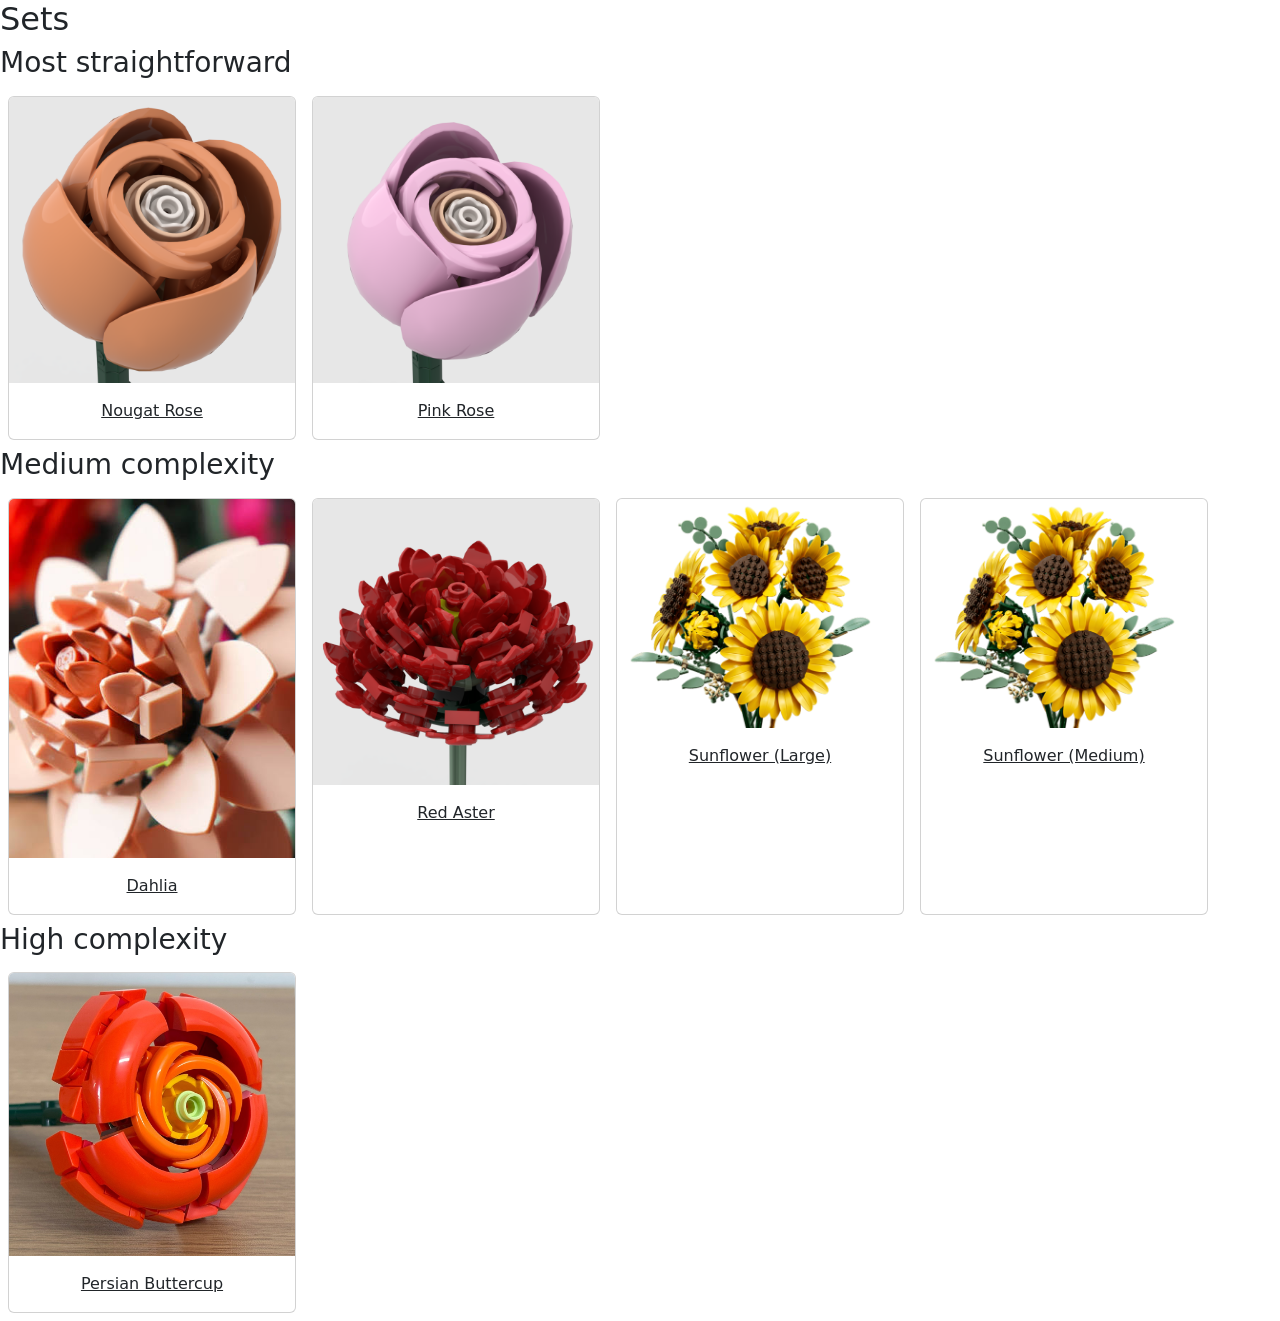
<file: index.html>
<!doctype html>
<html lang="en-US">
  <head>
    <meta charset="utf-8" />
    <meta name="viewport" content="width=device-width" />
    <title>Lego Flowers</title>
    <link rel="stylesheet" href="https://wedding.houstonwalter.com/index.css?h=eaaded921b228e9c9fa4" />
    <link rel="stylesheet" href="https://cdnjs.cloudflare.com/ajax/libs/font-awesome/6.4.0/css/all.min.css" integrity="sha512-iecdLmaskl7CVkqkXNQ/ZH/XLlvWZOJyj7Yy7tcenmpD1ypASozpmT/E0iPtmFIB46ZmdtAc9eNBvH0H/ZpiBw==" crossorigin="anonymous" referrerpolicy="no-referrer" />
    <link href="https://cdn.jsdelivr.net/npm/bootstrap@5.3.8/dist/css/bootstrap.min.css" rel="stylesheet" integrity="sha384-sRIl4kxILFvY47J16cr9ZwB07vP4J8+LH7qKQnuqkuIAvNWLzeN8tE5YBujZqJLB" crossorigin="anonymous">
  </head>
  <body>
    
    
<section>
<h2>Sets</h2>




<h3>Most straightforward</h3>
<div class="d-flex text-center">
    
    <div class="card m-2" style="width: 18rem;">
        <img src="images/rose_nougat.png" class="card-img-top">
            <div class="card-body">
            <a href="https://wedding.houstonwalter.com/instructions/rose_nougat.pdf" class="card-title">Nougat Rose</a>
            <!-- <a href="https://wedding.houstonwalter.com/sets/rose-nougat/" class="card-title">Nougat Rose</a> -->
        </div>
    </div>
    
    <div class="card m-2" style="width: 18rem;">
        <img src="images/rose_pink.png" class="card-img-top">
            <div class="card-body">
            <a href="https://wedding.houstonwalter.com/instructions/rose_pink.pdf" class="card-title">Pink Rose</a>
            <!-- <a href="https://wedding.houstonwalter.com/sets/rose-pink/" class="card-title">Pink Rose</a> -->
        </div>
    </div>
    
</div>

<h3>Medium complexity</h3>
<div class="d-flex text-center">
    
    <div class="card m-2" style="width: 18rem;">
        <img src="images/dahlia.jpeg" class="card-img-top">
            <div class="card-body">
            <a href="https://wedding.houstonwalter.com/instructions/dahlia.pdf" class="card-title">Dahlia</a>
            <!-- <a href="https://wedding.houstonwalter.com/sets/dahlia/" class="card-title">Dahlia</a> -->
        </div>
    </div>
    
    <div class="card m-2" style="width: 18rem;">
        <img src="images/aster_red.png" class="card-img-top">
            <div class="card-body">
            <a href="https://wedding.houstonwalter.com/instructions/aster_red.pdf" class="card-title">Red Aster</a>
            <!-- <a href="https://wedding.houstonwalter.com/sets/red-aster/" class="card-title">Red Aster</a> -->
        </div>
    </div>
    
    <div class="card m-2" style="width: 18rem;">
        <img src="images/sunflower.png" class="card-img-top">
            <div class="card-body">
            <a href="https://wedding.houstonwalter.com/instructions/sunflower_large.pdf" class="card-title">Sunflower (Large)</a>
            <!-- <a href="https://wedding.houstonwalter.com/sets/sunflower-large/" class="card-title">Sunflower (Large)</a> -->
        </div>
    </div>
    
    <div class="card m-2" style="width: 18rem;">
        <img src="images/sunflower.png" class="card-img-top">
            <div class="card-body">
            <a href="https://wedding.houstonwalter.com/instructions/sunflower_medium.pdf" class="card-title">Sunflower (Medium)</a>
            <!-- <a href="https://wedding.houstonwalter.com/sets/sunflower-medium/" class="card-title">Sunflower (Medium)</a> -->
        </div>
    </div>
    
</div>

<h3>High complexity</h3>
<div class="d-flex text-center">
    
    <div class="card m-2" style="width: 18rem;">
        <img src="images/persian_buttercup.jpg" class="card-img-top">
            <div class="card-body">
            <a href="https://wedding.houstonwalter.com/instructions/persian_buttercup.pdf" class="card-title">Persian Buttercup</a>
            <!-- <a href="https://wedding.houstonwalter.com/sets/persian-buttercup/" class="card-title">Persian Buttercup</a> -->
        </div>
    </div>
    
</div>
</section>



    <!-- <footer>This site was generated using the <a href="https://www.getzola.org/">Zola</a> static site generator. The font used is <a href="https://github.com/Fonthausen/CrimsonPro">Crimson Pro</a>, which is licensed under the <a href="https://wedding.houstonwalter.com/fonts/CrimsonPro/OFL.txt">OFL 1.1</a>.</footer> -->
  </body>
</html>
</file>
